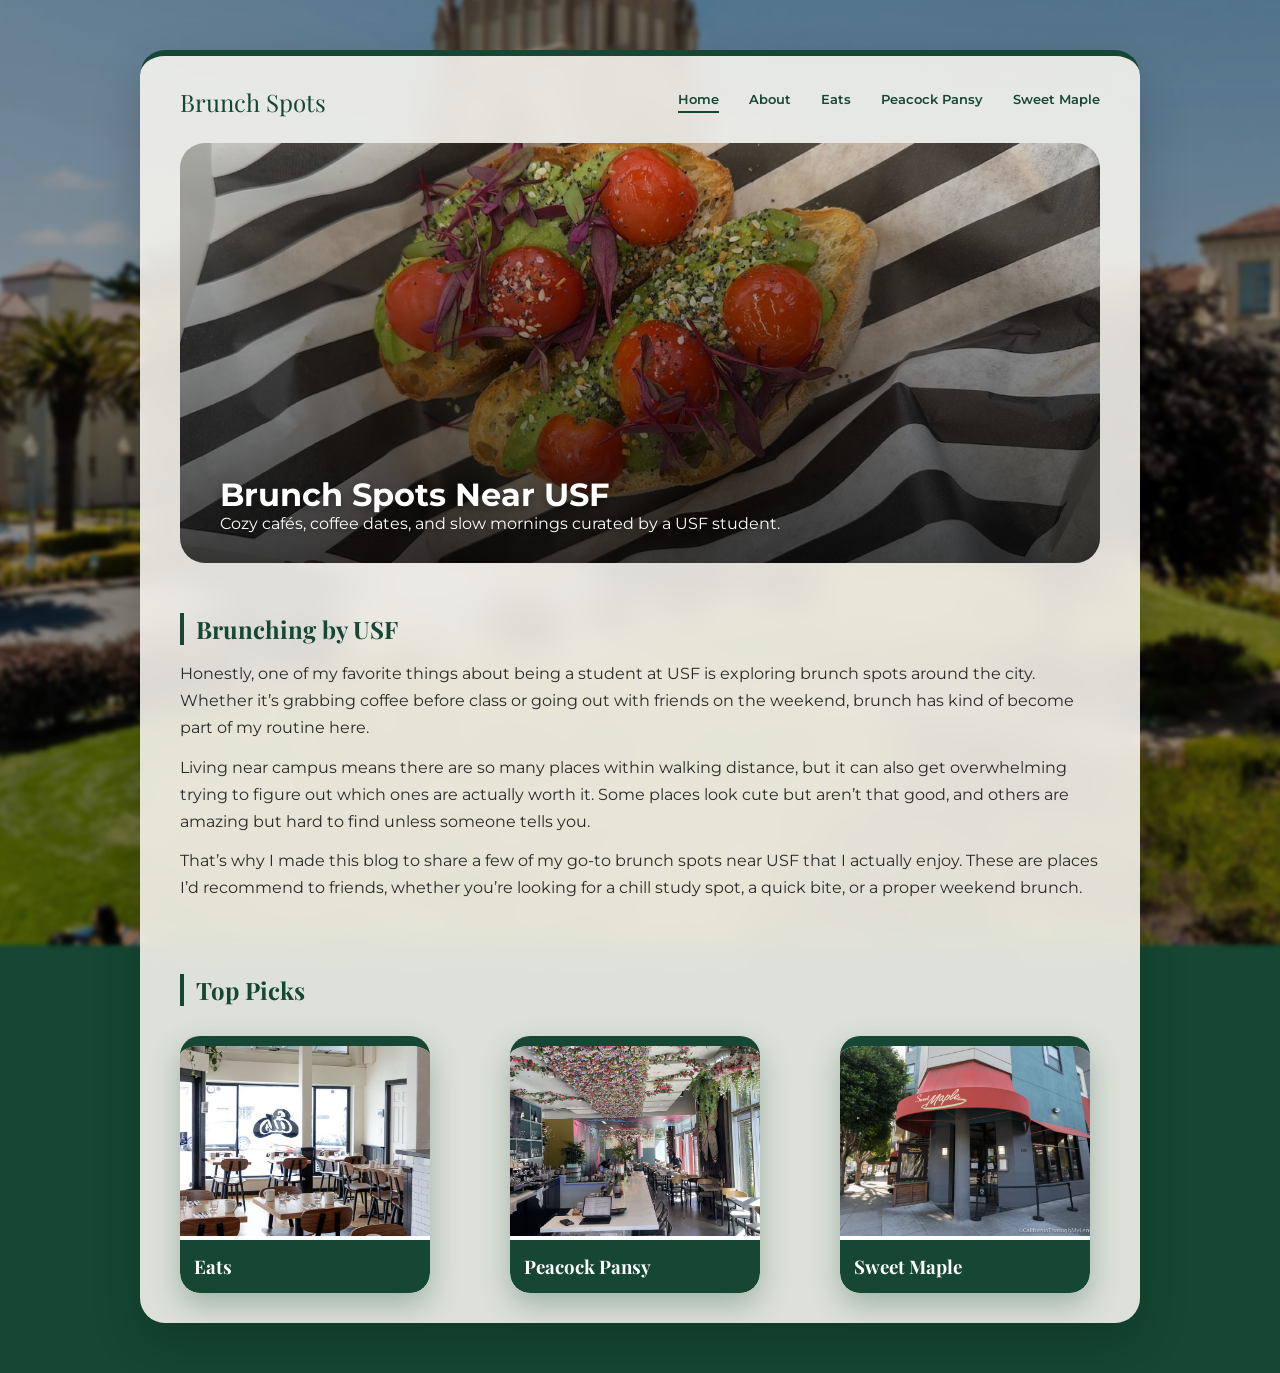
<file: index.html>
<!DOCTYPE html>
<html lang="en">

<head>
    <meta charset="UTF-8">
    <title>Brunch Spots</title>
    <link rel="stylesheet" href="css/index.css">
</head>

<body>

<div class="main-container">

    <!-- NAV -->
  
          <nav class="navbar">
    <div class="logo">Brunch Spots</div>
    <div class="nav-links">
        <a href="index.html" class="active">Home</a>
        <a href="About/about.html">About</a>
        <a href="review1/review1.html">Eats</a>
        <a href="review2/review2.html">Peacock Pansy</a>
        <a href="review3/review3.html">Sweet Maple</a>
    </div>
</nav>
       

   <div class="hero">
    <img src="images/hero.jpg" class="hero-img">

    <div class="hero-overlay"></div>

    <div class="hero-content">
        <h1>Brunch Spots Near USF</h1>
        <p>Cozy cafés, coffee dates, and slow mornings curated by a USF student.</p>
    </div>
</div>
    </section>

    <!-- ABOUT -->
    <section class="about-section">
        <div class="about-container">

           

            <div class="about-text">
                <h2>Brunching by USF</h2> 

                <p>
                    Honestly, one of my favorite things about being a student at USF is exploring brunch spots around the city. Whether it’s grabbing coffee before class or going out with friends on the weekend, brunch has kind of become part of my routine here.
                </p>

                <p>
                    Living near campus means there are so many places within walking distance, but it can also get overwhelming trying to figure out which ones are actually worth it. Some places look cute but aren’t that good, and others are amazing but hard to find unless someone tells you.
                </p>

                <p>
                   That’s why I made this blog to share a few of my go-to brunch spots near USF that I actually enjoy. These are places I’d recommend to friends, whether you’re looking for a chill study spot, a quick bite, or a proper weekend brunch.
</p>
                </p>
            </div>

        </div>
    </section>

    <!-- 🔥 TOP PICKS (CLICKABLE) -->
    <section class="top-picks-section">

        <h2>Top Picks</h2>

        <div class="cards-container">
            
            <!-- SWEET MAPLE -->
            <a href="review1/review1.html" class="card-link">
                <div class="card">
                    <img src="images/eats.jpg">
                    <h3>Eats </h3>
                </div>
            </a>

            <!-- EATS -->
            <a href="review2/review2.html" class="card-link">
                <div class="card">
                    <img src="images/peacock pansy.jpg">
                    <h3> Peacock Pansy </h3>
                </div>
            </a>

            <!-- EARLY TO RISE -->
            <a href="review3/review3.html" class="card-link">
                <div class="card">
                    <img src="images/sweetmaple.jpg">
                    <h3>Sweet Maple</h3>
                </div>
            </a>

        </div>

    </section>

   

</div>

</body>
</html>
</file>
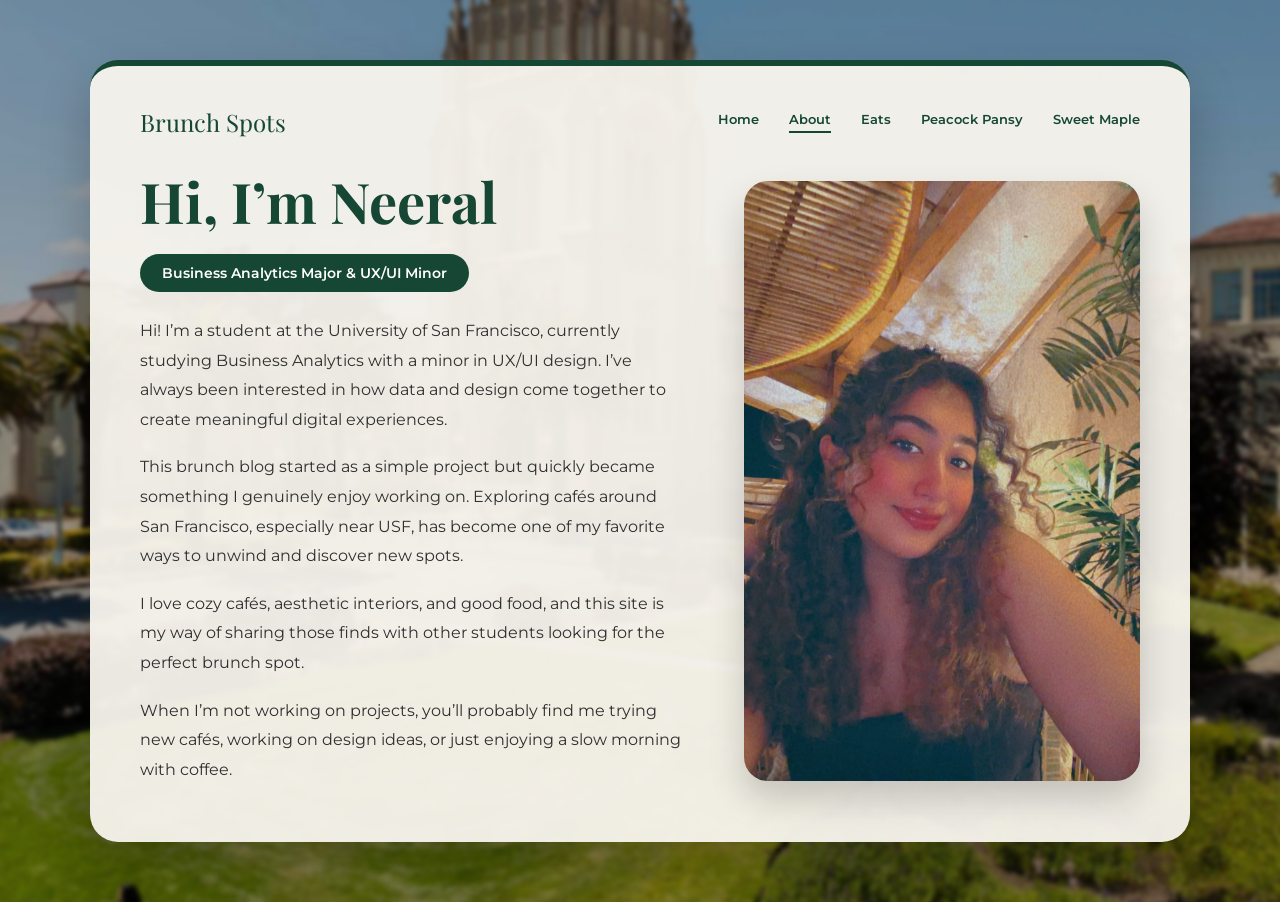
<file: About/about.html>
<!DOCTYPE html>
<html lang="en">
<head>
    <meta charset="UTF-8">
    <meta name="viewport" content="width=device-width, initial-scale=1.0">
    <title>About Me</title>
    <link rel="stylesheet" href="about.css">
    <link href="https://fonts.googleapis.com/css2?family=Playfair+Display:wght@500;600;700&family=Montserrat:wght@300;400;500;600&display=swap" rel="stylesheet">
</head>
<body>

    <div class="main-container">

        <!-- NAVBAR -->
       <nav class="navbar">
    <div class="logo">Brunch Spots</div>
    <div class="nav-links">
        <a href="../index.html">Home</a>
        <a href="about.html" class="active">About</a>
        <a href="../review1/review1.html">Eats</a>
        <a href="../review2/review2.html">Peacock Pansy</a>
        <a href="../review3/review3.html">Sweet Maple</a>
    </div>
</nav>

        <!-- ABOUT SECTION -->
        <section class="about-section">

            <!-- LEFT TEXT -->
            <div class="about-text">
                <h1>Hi, I’m Neeral</h1>

                <div class="tag">
                    Business Analytics Major & UX/UI Minor
                </div>

              

                <p>
                    Hi! I’m a student at the University of San Francisco, currently studying Business Analytics with a minor in UX/UI design. I’ve always been interested in how data and design come together to create meaningful digital experiences.
                </p>

                <p>
                    This brunch blog started as a simple project but quickly became something I genuinely enjoy working on. Exploring cafés around San Francisco, especially near USF, has become one of my favorite ways to unwind and discover new spots.
                </p>

                <p>
                    I love cozy cafés, aesthetic interiors, and good food, and this site is my way of sharing those finds with other students looking for the perfect brunch spot.
                </p>

                <p>
                    When I’m not working on projects, you’ll probably find me trying new cafés, working on design ideas, or just enjoying a slow morning with coffee.
                </p>
            </div>

            <!-- RIGHT IMAGE -->
            <div class="about-image">
                <img src="../images/about.JPG" alt="Photo of Neeral">
            </div>

        </section>

    </div>

</body>
</html>
</file>
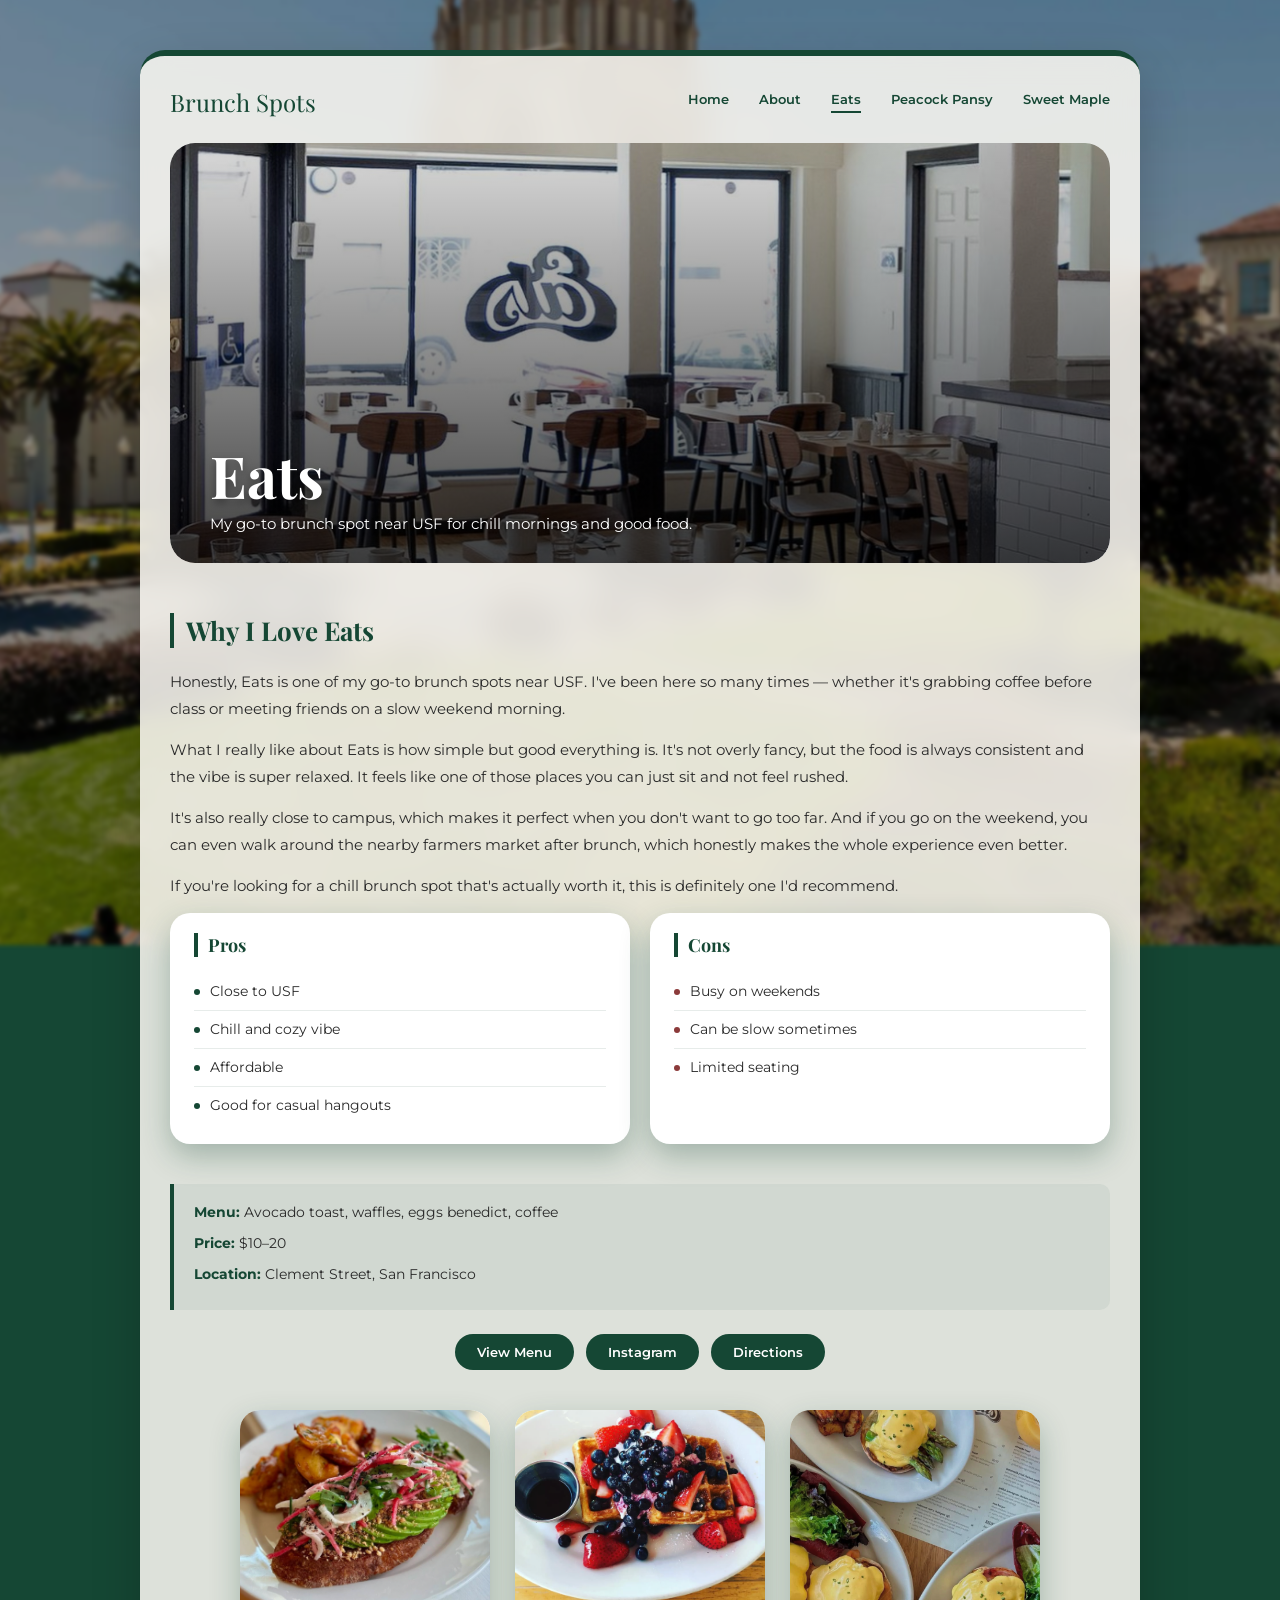
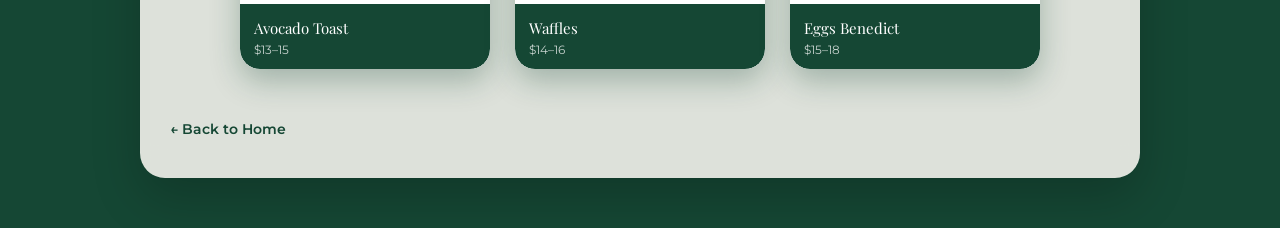
<file: review1/review1.html>
<!DOCTYPE html>
<html lang="en">
<head>
    <meta charset="UTF-8">
    <title>Eats</title>
    <link rel="stylesheet" href="review1.css">
</head>
<body>

<div class="main-container">

    <nav class="navbar">
        <div class="logo">Brunch Spots</div>
        <div class="nav-links">
            <a href="../index.html">Home</a>
            <a href="../About/about.html">About</a>
            <a href="review1.html" class="active">Eats</a>
            <a href="../review2/review2.html">Peacock Pansy</a>
            <a href="../review3/review3.html">Sweet Maple</a>
        </div>
    </nav>

    <div class="hero">
        <img src="../images/eats.jpg" class="hero-img">
        <div class="hero-overlay"></div>
        <div class="hero-content">
            <h1 style="font-size: 58px;">Eats</h1>
            <p>My go-to brunch spot near USF for chill mornings and good food.</p>
        </div>
    </div>

    <section class="review-content">
        <h2>Why I Love Eats</h2>
        <p>Honestly, Eats is one of my go-to brunch spots near USF. I've been here so many times — whether it's grabbing coffee before class or meeting friends on a slow weekend morning.</p>
        <p>What I really like about Eats is how simple but good everything is. It's not overly fancy, but the food is always consistent and the vibe is super relaxed. It feels like one of those places you can just sit and not feel rushed.</p>
        <p>It's also really close to campus, which makes it perfect when you don't want to go too far. And if you go on the weekend, you can even walk around the nearby farmers market after brunch, which honestly makes the whole experience even better.</p>
        <p>If you're looking for a chill brunch spot that's actually worth it, this is definitely one I'd recommend.</p>

        <div class="pros-cons">
            <div class="box pros">
                <h3>Pros</h3>
                <ul>
                    <li>Close to USF</li>
                    <li>Chill and cozy vibe</li>
                    <li>Affordable</li>
                    <li>Good for casual hangouts</li>
                </ul>
            </div>
            <div class="box cons">
                <h3>Cons</h3>
                <ul>
                    <li>Busy on weekends</li>
                    <li>Can be slow sometimes</li>
                    <li>Limited seating</li>
                </ul>
            </div>
        </div>

        <div class="details">
            <p><strong>Menu:</strong> Avocado toast, waffles, eggs benedict, coffee</p>
            <p><strong>Price:</strong> $10–20</p>
            <p><strong>Location:</strong> Clement Street, San Francisco</p>
        </div>

        <div class="action-buttons">
            <a href="https://www.eatsrestaurantsf.com/menu-3" target="_blank">View Menu</a>
            <a href="https://www.instagram.com/eatsrestaurantsf/" target="_blank">Instagram</a>
            <a href="https://www.bing.com/maps/directions?ty=0&v=2&sV=1&rtp=%7Epos.37.78329849243164_-122.45999908447266__Eats_&mode=d" target="_blank">Directions</a>
        </div>
    </section>

    <section class="menu">
        <div class="menu-card">
            <img src="../images/avocadotoast.png">
            <p>Avocado Toast</p>
            <span>$13–15</span>
        </div>
        <div class="menu-card">
            <img src="../images/waffles.png">
            <p>Waffles</p>
            <span>$14–16</span>
        </div>
        <div class="menu-card">
            <img src="../images/eggsbenedict.png">
            <p>Eggs Benedict</p>
            <span>$15–18</span>
        </div>
    </section>

    <a href="../index.html" class="back-btn">← Back to Home</a>

</div>

</body>
</html>
</file>
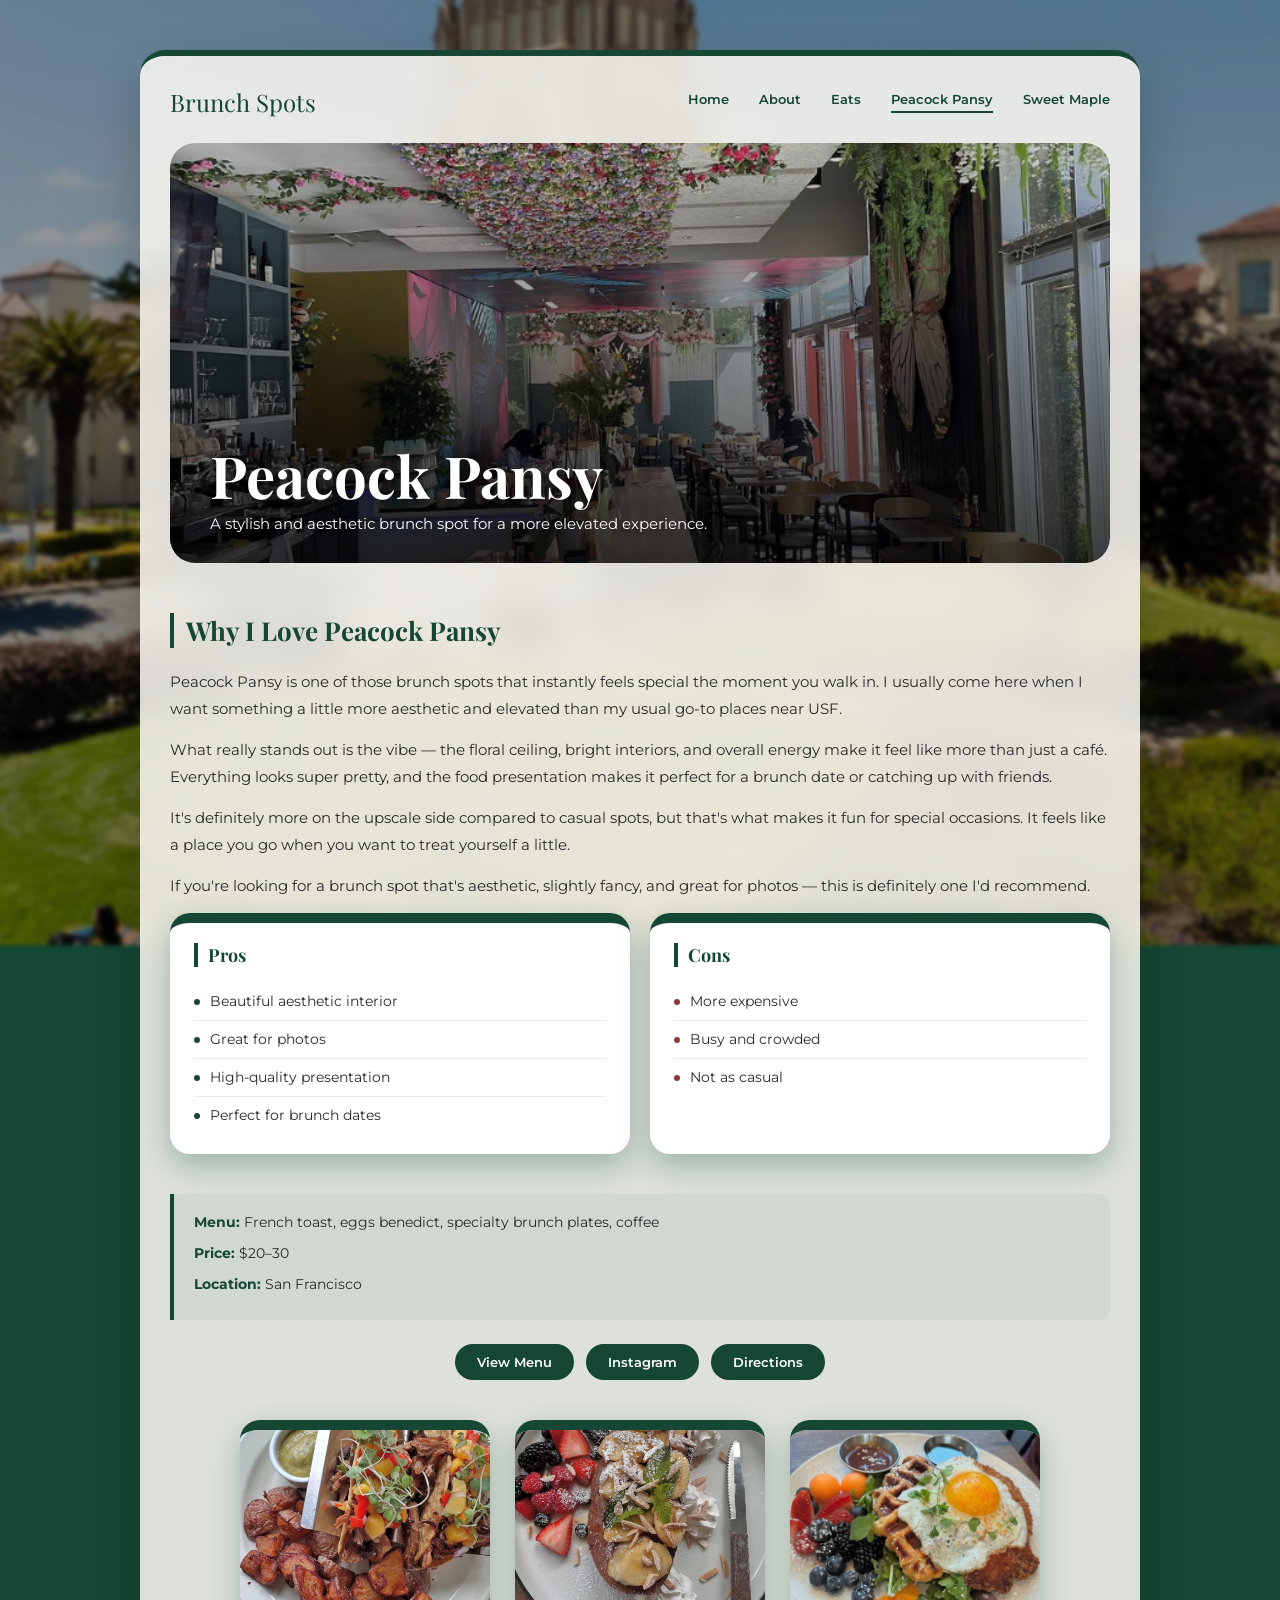
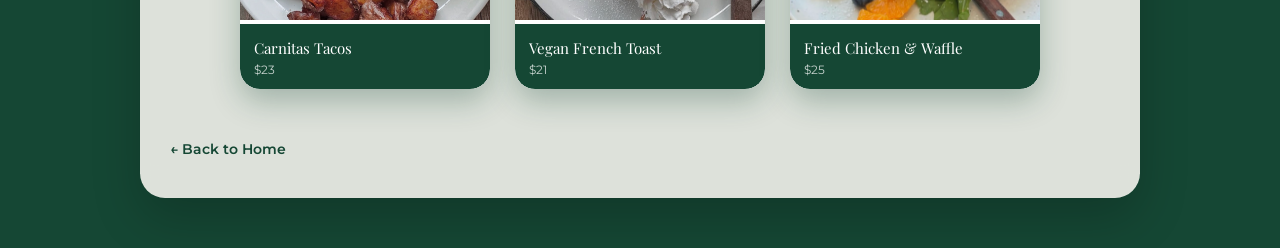
<file: review2/review2.html>
<!DOCTYPE html>
<html lang="en">
<head>
    <meta charset="UTF-8">
    <title>Peacock Pansy</title>
    <link rel="stylesheet" href="review2.css">
</head>
<body>

<div class="main-container">

    <nav class="navbar">
    <div class="logo">Brunch Spots</div>
    <div class="nav-links">
        <a href="../index.html">Home</a>
        <a href="../About/about.html">About</a>
        <a href="../review1/review1.html">Eats</a>
        <a href="../review2/review2.html" class="active">Peacock Pansy</a>
        <a href="../review3/review3.html">Sweet Maple</a>
    </div>
</nav>

    <div class="hero">
        <img src="../images/peacock pansy.jpg" class="hero-img">
        <div class="hero-overlay"></div>
        <div class="hero-content">
            <h1 style="font-size: 58px;">Peacock Pansy</h1>
            <p>A stylish and aesthetic brunch spot for a more elevated experience.</p>
        </div>
    </div>

    <section class="review-content">
        <h2>Why I Love Peacock Pansy</h2>
        <p>Peacock Pansy is one of those brunch spots that instantly feels special the moment you walk in. I usually come here when I want something a little more aesthetic and elevated than my usual go-to places near USF.</p>
        <p>What really stands out is the vibe — the floral ceiling, bright interiors, and overall energy make it feel like more than just a café. Everything looks super pretty, and the food presentation makes it perfect for a brunch date or catching up with friends.</p>
        <p>It's definitely more on the upscale side compared to casual spots, but that's what makes it fun for special occasions. It feels like a place you go when you want to treat yourself a little.</p>
        <p>If you're looking for a brunch spot that's aesthetic, slightly fancy, and great for photos — this is definitely one I'd recommend.</p>

        <div class="pros-cons">
            <div class="box pros">
                <h3>Pros</h3>
                <ul>
                    <li>Beautiful aesthetic interior</li>
                    <li>Great for photos</li>
                    <li>High-quality presentation</li>
                    <li>Perfect for brunch dates</li>
                </ul>
            </div>
            <div class="box cons">
                <h3>Cons</h3>
                <ul>
                    <li>More expensive</li>
                    <li>Busy and crowded</li>
                    <li>Not as casual</li>
                </ul>
            </div>
        </div>

        <div class="details">
            <p><strong>Menu:</strong> French toast, eggs benedict, specialty brunch plates, coffee</p>
            <p><strong>Price:</strong> $20–30</p>
            <p><strong>Location:</strong> San Francisco</p>
        </div>

        <div class="action-buttons">
            <a href="https://www.peacockpansy.com/menuphoto" target="_blank">View Menu</a>
            <a href="https://www.instagram.com/peacockpansy.sf/" target="_blank">Instagram</a>
            <a href="https://www.bing.com/maps/directions?ty=0&v=2&sV=1&rtp=%7Epos.37.77893829345703_-122.42314147949219__Peacock%2520Pansy_&mode=d" target="_blank">Directions</a>
        </div>
    </section>

    <section class="menu">
        <div class="menu-card">
            <img src="../images/tacos.jpg">
            <p>Carnitas Tacos</p>
            <span>$23</span>
        </div>
        <div class="menu-card">
            <img src="../images/veganfrenchtoast.jpg">
            <p>Vegan French Toast</p>
            <span>$21</span>
        </div>
        <div class="menu-card">
            <img src="../images/wafflesnchicken.jpg">
            <p>Fried Chicken & Waffle</p>
            <span>$25</span>
        </div>
    </section>

    <a href="../index.html" class="back-btn">← Back to Home</a>

</div>

</body>
</html>
</file>
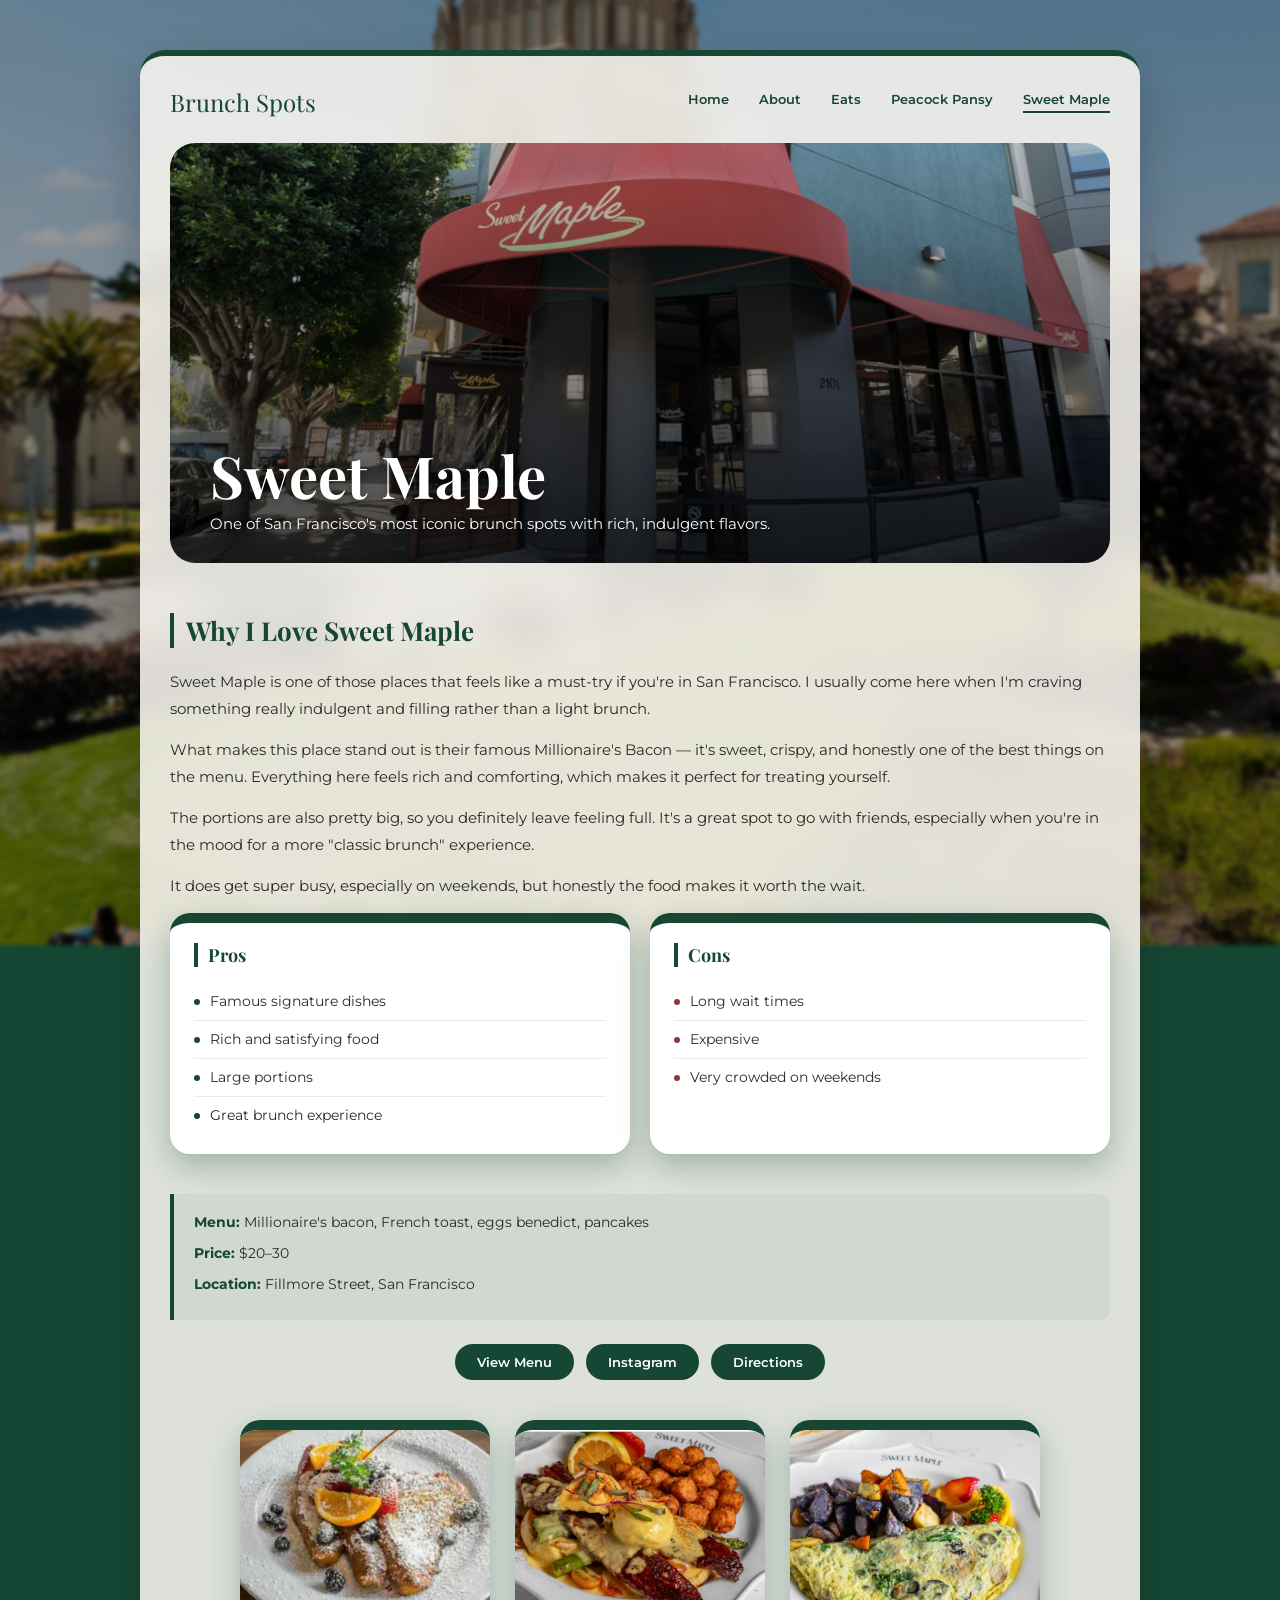
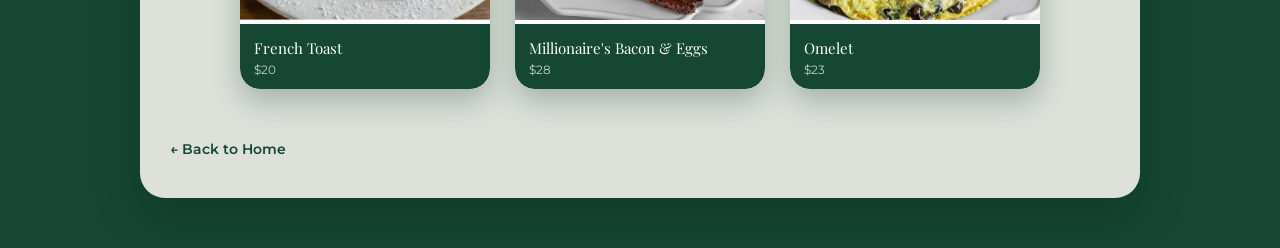
<file: review3/review3.html>
<!DOCTYPE html>
<html lang="en">
<head>
    <meta charset="UTF-8">
    <title>Sweet Maple</title>
    <link rel="stylesheet" href="review3.css">
</head>
<body>

<div class="main-container">

   <nav class="navbar">
    <div class="logo">Brunch Spots</div></a>
    <div class="nav-links">
        <a href="../index.html">Home</a>
        <a href="../About/about.html">About</a>
        <a href="../review1/review1.html">Eats</a>
        <a href="../review2/review2.html">Peacock Pansy</a>
        <a href="../review3/review3.html" class="active">Sweet Maple</a>
    </div>
</nav>

    <div class="hero">
        <img src="../images/sweetmaple.jpg" class="hero-img">
        <div class="hero-overlay"></div>
        <div class="hero-content">
            <h1 style="font-size: 58px;">Sweet Maple</h1>
            <p>One of San Francisco's most iconic brunch spots with rich, indulgent flavors.</p>
        </div>
    </div>

    <section class="review-content">
        <h2>Why I Love Sweet Maple</h2>
        <p>Sweet Maple is one of those places that feels like a must-try if you're in San Francisco. I usually come here when I'm craving something really indulgent and filling rather than a light brunch.</p>
        <p>What makes this place stand out is their famous Millionaire's Bacon — it's sweet, crispy, and honestly one of the best things on the menu. Everything here feels rich and comforting, which makes it perfect for treating yourself.</p>
        <p>The portions are also pretty big, so you definitely leave feeling full. It's a great spot to go with friends, especially when you're in the mood for a more "classic brunch" experience.</p>
        <p>It does get super busy, especially on weekends, but honestly the food makes it worth the wait.</p>

        <div class="pros-cons">
            <div class="box pros">
                <h3>Pros</h3>
                <ul>
                    <li>Famous signature dishes</li>
                    <li>Rich and satisfying food</li>
                    <li>Large portions</li>
                    <li>Great brunch experience</li>
                </ul>
            </div>
            <div class="box cons">
                <h3>Cons</h3>
                <ul>
                    <li>Long wait times</li>
                    <li>Expensive</li>
                    <li>Very crowded on weekends</li>
                </ul>
            </div>
        </div>

        <div class="details">
            <p><strong>Menu:</strong> Millionaire's bacon, French toast, eggs benedict, pancakes</p>
            <p><strong>Price:</strong> $20–30</p>
            <p><strong>Location:</strong> Fillmore Street, San Francisco</p>
        </div>

        <div class="action-buttons">
            <a href="https://www.sweetmaplesf.com/menu-san-francisco" target="_blank">View Menu</a>
            <a href="https://www.instagram.com/sweetmapleofficial/" target="_blank">Instagram</a>
            <a href="https://www.bing.com/maps/directions?ty=0&v=2&sV=1&rtp=%7Epos.37.78567123413086_-122.43508911132812__Sweet%2520Maple_&mode=d" target="_blank">Directions</a>
        </div>
    </section>

    <section class="menu">
        <div class="menu-card">
            <img src="../images/frenchtoast.jpg">
            <p>French Toast</p>
            <span>$20</span>
        </div>
        <div class="menu-card">
            <img src="../images/blackstone.jpg">
            <p>Millionaire's Bacon & Eggs</p>
            <span>$28</span>
        </div>
        <div class="menu-card">
            <img src="../images/omelet.jpg">
            <p>Omelet</p>
            <span>$23</span>
        </div>
    </section>

    <a href="../index.html" class="back-btn">← Back to Home</a>

</div>

</body>
</html>
</file>
<file: css/index.css>
@import url('https://fonts.googleapis.com/css2?family=Playfair+Display:wght@500;600;700&family=Montserrat:wght@300;400;500&display=swap');

:root {
    --green: #154734;
    --dark-green: #0d3020;
    --cream: #f5f1ea;
    --brown: #3a2b25;
}

/* RESET */
* {
    margin: 0;
    padding: 0;
    box-sizing: border-box;
}

/* BODY */
body {
    font-family: 'Montserrat', sans-serif;
    background: #154734;
}

/* BLURRED BACKGROUND */
body::before {
    content: "";
    position: fixed;
    inset: 0;
    background: url("../images/usf-bg.jpg");
    background-size: cover;
    background-position: center;
    filter: blur(2px) brightness(0.6);
    transform: scale(1.1);
    opacity: 1;
    z-index: -1;
}

/* MAIN CONTAINER */
.main-container {
    max-width: 1000px;
    margin: 50px auto;
    padding: 30px 40px;
    border-radius: 25px;
    background: rgba(250, 247, 242, 0.88);
    border-top: 6px solid #154734;
    backdrop-filter: blur(15px);
    box-shadow: 0 20px 50px rgba(0,0,0,0.2);
}

/* NAVBAR */
.navbar {
    display: flex;
    justify-content: space-between;
    align-items: center;
    margin-bottom: 25px;
}

.logo {
    font-family: 'Playfair Display', serif;
    font-size: 24px;
    color: #154734;
}

.nav-links {
    display: flex;
    gap: 30px;
}

.nav-links a {
    text-decoration: none;
    color: #154734;
    font-weight: 600;
    font-size: 13px;
    padding-bottom: 4px;
    border-bottom: 2px solid transparent;
    transition: border-color 0.2s;
}

.nav-links a:hover {
    border-bottom: 2px solid #154734;
}

.nav-links a.active {
    border-bottom: 2px solid #154734;
}

/* HERO */
.hero {
    position: relative;
    height: 420px;
    border-radius: 25px;
    overflow: hidden;
    margin-bottom: 50px;
}

.hero-img {
    width: 100%;
    height: 100%;
    object-fit: cover;
    object-position: center 60%;
}

/* OVERLAY */
.hero-overlay {
    position: absolute;
    inset: 0;
    background: linear-gradient(
        to top,
        rgba(0,0,0,0.75),
        rgba(0,0,0,0.15)
    );
    border-radius: 20px;
}

.hero-content {
    position: absolute;
    bottom: 30px;
    left: 40px;
}

.hero-content h1 {
    color: white;
    text-shadow: 0 4px 10px rgba(0,0,0,0.4);
}

.hero-content p {
    color: white;
    text-shadow: 0 2px 6px rgba(0,0,0,0.4);
}

/* ABOUT SECTION */
.about-section {
    margin-bottom: 60px;
    display: flex;
    justify-content: center;
}

.about-container {
   width: 100%;
}

.about-text h2 {
    font-family: 'Playfair Display', serif;
    color: #154734;
    margin-bottom: 15px;
    border-left: 4px solid #154734;
    padding-left: 12px;
}

.about-text p {
    color: #2a2a2a;
    line-height: 1.7;
    margin-bottom: 12px;
}

/* TOP PICKS */
.top-picks-section {
    margin-top: 40px;
    padding-left: 0;
}

.top-picks-section h2 {
    font-family: 'Playfair Display', serif;
    color: #154734;
    border-left: 4px solid #154734;
    padding-left: 12px;
    text-align: left;
    margin-bottom: 30px;
}

/* CARD CONTAINER */
.cards-container {
    display: flex;
    gap: 80px;
    justify-content: flex-start;
    padding-left: 0;
   
}

/* REMOVE LINK STYLE */
.card-link {
    text-decoration: none;
}

/* CARD */
.card {
    width: 250px;
    background: white;
    border-radius: 20px;
    overflow: hidden;
    box-shadow: 0 12px 30px rgba(21, 71, 52, 0.3);
    transition: all 0.3s ease;
     border-top: 10px solid #154734;
    
}

.card:hover {
    transform: translateY(-8px);
    box-shadow: 0 16px 35px rgba(21, 71, 52, 0.4);
}

/* CARD IMAGE */
.card img {
    width: 100%;
    height: 190px;
    object-fit: cover;
}

/* CARD TITLE */
.card h3 {
    font-family: 'Playfair Display', serif;
    background-color: #154734;
    color: white;
    padding: 14px;
    text-align: left;
    border-radius: 0 0 20px 20px;
}

/* FOOTER */
.footer {
    text-align: center;
    margin-top: 50px;
    font-size: 14px;
    color: var(--brown);
}
</file>
<file: About/about.css>
@import url('https://fonts.googleapis.com/css2?family=Playfair+Display:wght@500;600;700&family=Montserrat:wght@300;400;500;600&display=swap');

/* RESET */
* {
    margin: 0;
    padding: 0;
    box-sizing: border-box;
}

/* BODY */
body {
    font-family: 'Montserrat', sans-serif;
    background: #154734;
}

/* BACKGROUND IMAGE */
body::before {
    content: "";
    position: fixed;
    inset: 0;
    background: url("../images/usf-bg.jpg");
    background-size: cover;
    background-position: center;
    filter: blur(2px) brightness(0.65);
    transform: scale(1.05);
    z-index: -1;
}

/* MAIN CONTAINER */
.main-container {
    max-width: 1100px;
    margin: 60px auto;
    padding: 40px 50px;
    background: rgba(248, 245, 239, 0.95);
    border-radius: 28px;
    border-top: 6px solid #154734;
    box-shadow: 0 20px 50px rgba(0, 0, 0, 0.22);
}

/* NAVBAR */
.navbar {
    display: flex;
    justify-content: space-between;
    align-items: center;
    margin-bottom: 25px;
}

.logo {
    font-family: 'Playfair Display', serif;
    font-size: 24px;
    color: #154734;
}

.nav-links {
    display: flex;
    gap: 30px;
}

.nav-links a {
    text-decoration: none;
    color: #154734;
    font-weight: 600;
    font-size: 13px;
    padding-bottom: 4px;
    border-bottom: 2px solid transparent;
    transition: border-color 0.2s;
}

.nav-links a:hover {
    border-bottom: 2px solid #154734;
}

.nav-links a.active {
    border-bottom: 2px solid #154734;
}


/* ========================= */
/* ABOUT SECTION */
/* ========================= */

.about-section {
    display: flex;
    align-items: center;
    justify-content: space-between;
    gap: 60px;
}

/* LEFT TEXT */
.about-text {
    width: 55%;
}

.about-text h1 {
    font-family: 'Playfair Display', serif;
    font-size: 56px;
    color: #154734;
    margin-bottom: 16px;
}

.tag {
    display: inline-block;
    background: #154734;
    color: white;
    padding: 10px 22px;
    border-radius: 999px;
    font-size: 14px;
    font-weight: 600;
    margin-bottom: 24px;
}

.about-text p {
    font-size: 16px;
    line-height: 1.85;
    color: #2f2f2f;
    margin-bottom: 18px;
}

/* RIGHT IMAGE */
.about-image {
    width: 40%;
}

.about-image img {
    width: 100%;
    height: 600px;
    object-fit: cover;
    border-radius: 24px;
    box-shadow: 0 18px 35px rgba(0, 0, 0, 0.18);
}

/* MOBILE FIX */
@media (max-width: 900px) {
    .about-section {
        flex-direction: column;
    }

    .about-text,
    .about-image {
        width: 100%;
    }

    .about-image img {
        height: 400px;
    }
}
</file>
<file: review1/review1.css>
@import url('https://fonts.googleapis.com/css2?family=Playfair+Display:wght@500;600;700&family=Montserrat:wght@300;400;500&display=swap');

* {
    margin: 0;
    padding: 0;
    box-sizing: border-box;
}

body {
    font-family: 'Montserrat', sans-serif;
    background: #154734;
}

body::before {
    content: "";
    position: fixed;
    inset: 0;
    background: url("../images/usf-bg.jpg");
    background-size: cover;
    background-position: center;
    filter: blur(2px) brightness(0.6);
    transform: scale(1.1);
    opacity: 1;
    z-index: -1;
}

.main-container {
    max-width: 1000px;
    margin: 50px auto;
    padding: 30px;
    border-radius: 25px;
    background: rgba(250, 247, 242, 0.88);
    border-top: 6px solid #154734;
    backdrop-filter: blur(15px);
    box-shadow: 0 20px 50px rgba(0,0,0,0.2);
}

/* NAVBAR */
.navbar {
    display: flex;
    justify-content: space-between;
    align-items: center;
    margin-bottom: 25px;
}

.logo {
    font-family: 'Playfair Display', serif;
    font-size: 24px;
    color: #154734;
}

.nav-links {
    display: flex;
    gap: 30px;
}

.nav-links a {
    text-decoration: none;
    color: #154734;
    font-weight: 600;
    font-size: 13px;
    padding-bottom: 4px;
    border-bottom: 2px solid transparent;
    transition: border-color 0.2s;
}

.nav-links a:hover {
    border-bottom: 2px solid #154734;
}

.nav-links a.active {
    border-bottom: 2px solid #154734;
}

.hero {
    position: relative;
    height: 420px;
    border-radius: 25px;
    overflow: hidden;
    margin-bottom: 50px;
}

.hero-img {
    width: 100%;
    height: 100%;
    object-fit: cover;
    object-position: center;
}

.hero-overlay {
    position: absolute;
    inset: 0;
    background: linear-gradient(to top, rgba(0,0,0,0.75), rgba(0,0,0,0.15));
    border-radius: 25px;
}

.hero-content {
    position: absolute;
    bottom: 30px;
    left: 40px;
}

.hero-content h1 {
    font-family: 'Playfair Display', serif;
    font-size: 58px;
    color: white;
    text-shadow: 0 4px 10px rgba(0,0,0,0.4);
}

.hero-content p {
    color: white;
    text-shadow: 0 2px 6px rgba(0,0,0,0.4);
    font-size: 15px;
}

.review-content {
    width: 100%;
    margin-bottom: 40px;
}

.review-content h2 {
    font-family: 'Playfair Display', serif;
    color: #154734;
    font-size: 26px;
    border-left: 4px solid #154734;
    padding-left: 12px;
    margin-bottom: 20px;
}

.review-content p {
    color: #2a2a2a;
    line-height: 1.8;
    margin-bottom: 14px;
    font-size: 15px;
}

.details {
    background: rgba(21, 71, 52, 0.06);
    border-left: 4px solid #154734;
    padding: 16px 20px;
    border-radius: 0 10px 10px 0;
    margin: 24px 0;
}

.details p {
    margin-bottom: 6px !important;
    font-size: 14px !important;
    color: #2a2a2a;
}

.details strong {
    color: #154734;
}

.action-buttons {
    display: flex;
    gap: 12px;
    margin: 24px 0;
    flex-wrap: wrap;
    justify-content: center;
}

.action-buttons a {
    text-decoration: none;
    background: #154734;
    color: white;
    padding: 10px 22px;
    border-radius: 50px;
    font-size: 13px;
    font-weight: 600;
    transition: background 0.2s;
}

.action-buttons a:hover {
    background: #0d3020;
}

.menu {
    display: flex;
    gap: 25px;
    justify-content: center;
    margin-bottom: 50px;
    flex-wrap: wrap;
}

.menu-card {
    width: 250px;
    background: white;
    border-radius: 20px;
    overflow: hidden;
    box-shadow: 0 12px 30px rgba(21, 71, 52, 0.3);
    transition: all 0.3s ease;
}

.menu-card:hover {
    transform: translateY(-8px);
    box-shadow: 0 16px 35px rgba(21, 71, 52, 0.4);
}

.menu-card img {
    width: 100%;
    height: 190px;
    object-fit: cover;
}

.menu-card p {
    font-family: 'Playfair Display', serif;
    background-color: #154734;
    color: white;
    padding: 14px 14px 4px;
    text-align: left;
    margin: 0;
    font-size: 15px;
}

.menu-card span {
    display: block;
    color: rgba(255,255,255,0.75);
    font-size: 12px;
    padding: 0 14px 12px;
    background-color: #154734;
    text-align: left;
    border-radius: 0 0 20px 20px;
}

.pros-cons {
    display: flex;
    gap: 20px;
    margin-bottom: 40px;
}

.box {
    flex: 1;
    padding: 20px 24px;
    border-radius: 20px;
    background: white;
    box-shadow: 0 12px 30px rgba(21, 71, 52, 0.3);
}

.box h3 {
    font-family: 'Playfair Display', serif;
    font-size: 18px;
    margin-bottom: 16px;
    border-left: 4px solid #154734;
    padding-left: 10px;
    color: #154734;
}

.box ul {
    list-style: none;
    padding: 0;
}

.box ul li {
    color: #2a2a2a;
    font-size: 14px;
    padding: 8px 0 8px 16px;
    border-bottom: 0.5px solid rgba(21,71,52,0.1);
    line-height: 1.5;
    position: relative;
}

.box ul li:last-child {
    border-bottom: none;
}

.box.pros ul li::before {
    content: "";
    position: absolute;
    left: 0;
    top: 50%;
    transform: translateY(-50%);
    width: 6px;
    height: 6px;
    border-radius: 50%;
    background: #154734;
}

.box.cons ul li::before {
    content: "";
    position: absolute;
    left: 0;
    top: 50%;
    transform: translateY(-50%);
    width: 6px;
    height: 6px;
    border-radius: 50%;
    background: #8b3a3a;
}

.back-btn {
    display: inline-block;
    color: #154734;
    text-decoration: none;
    font-weight: 600;
    font-size: 14px;
    margin-bottom: 10px;
}

.back-btn:hover {
    text-decoration: underline;
}

footer {
    display: none;
}
</file>
<file: review2/review2.css>
@import url('https://fonts.googleapis.com/css2?family=Playfair+Display:wght@500;600;700&family=Montserrat:wght@300;400;500&display=swap');

* {
    margin: 0;
    padding: 0;
    box-sizing: border-box;
}

body {
    font-family: 'Montserrat', sans-serif;
    background: #154734;
}

body::before {
    content: "";
    position: fixed;
    inset: 0;
    background: url("../images/usf-bg.jpg");
    background-size: cover;
    background-position: center;
    filter: blur(2px) brightness(0.6);
    transform: scale(1.1);
    opacity: 1;
    z-index: -1;
}

.main-container {
    max-width: 1000px;
    margin: 50px auto;
    padding: 30px;
    border-radius: 25px;
    background: rgba(250, 247, 242, 0.88);
    border-top: 6px solid #154734;
    backdrop-filter: blur(15px);
    box-shadow: 0 20px 50px rgba(0,0,0,0.2);
}
/* NAVBAR */
.navbar {
    display: flex;
    justify-content: space-between;
    align-items: center;
    margin-bottom: 25px;
}

.logo {
    font-family: 'Playfair Display', serif;
    font-size: 24px;
    color: #154734;
}

.nav-links {
    display: flex;
    gap: 30px;
}

.nav-links a {
    text-decoration: none;
    color: #154734;
    font-weight: 600;
    font-size: 13px;
    padding-bottom: 4px;
    border-bottom: 2px solid transparent;
    transition: border-color 0.2s;
}

.nav-links a:hover {
    border-bottom: 2px solid #154734;
}

.nav-links a.active {
    border-bottom: 2px solid #154734;
}



.hero {
    position: relative;
    height: 420px;
    border-radius: 25px;
    overflow: hidden;
    margin-bottom: 50px;
}

.hero-img {
    width: 100%;
    height: 100%;
    object-fit: cover;
    object-position: center;
}

.hero-overlay {
    position: absolute;
    inset: 0;
    background: linear-gradient(to top, rgba(0,0,0,0.75), rgba(0,0,0,0.15));
    border-radius: 25px;
}

.hero-content {
    position: absolute;
    bottom: 30px;
    left: 40px;
}

.hero-content h1 {
    font-family: 'Playfair Display', serif;
    font-size: 42px;
    color: white;
    text-shadow: 0 4px 10px rgba(0,0,0,0.4);
}

.hero-content p {
    color: white;
    text-shadow: 0 2px 6px rgba(0,0,0,0.4);
    font-size: 15px;
}

.review-content {
    width: 100%;
    margin-bottom: 40px;
}

.review-content h2 {
    font-family: 'Playfair Display', serif;
    color: #154734;
    font-size: 26px;
    border-left: 4px solid #154734;
    padding-left: 12px;
    margin-bottom: 20px;
}

.review-content p {
    color: #2a2a2a;
    line-height: 1.8;
    margin-bottom: 14px;
    font-size: 15px;
}

.details {
    background: rgba(21, 71, 52, 0.06);
    border-left: 4px solid #154734;
    padding: 16px 20px;
    border-radius: 0 10px 10px 0;
    margin: 24px 0;
}

.details p {
    margin-bottom: 6px !important;
    font-size: 14px !important;
    color: #2a2a2a;
}

.details strong {
    color: #154734;
}

.action-buttons {
    display: flex;
    gap: 12px;
    margin: 24px 0;
    flex-wrap: wrap;
    justify-content: center;
}

.action-buttons a {
    text-decoration: none;
    background: #154734;
    color: white;
    padding: 10px 22px;
    border-radius: 50px;
    font-size: 13px;
    font-weight: 600;
    transition: background 0.2s;
}

.action-buttons a:hover {
    background: #0d3020;
}

.menu {
    display: flex;
    gap: 25px;
    justify-content: center;
    margin-bottom: 50px;
    flex-wrap: wrap;
}

.menu-card {
    width: 250px;
    background: white;
    border-radius: 20px;
    overflow: hidden;
    border-top: 10px solid #154734;
    box-shadow: 0 12px 30px rgba(21, 71, 52, 0.3);
    transition: all 0.3s ease;
}

.menu-card span {
    display: block;
    color: rgba(255,255,255,0.75);
    font-size: 12px;
    padding: 0 14px 12px;
    background-color: #154734;
    text-align: left;
    border-radius: 0 0 20px 20px;
}

.menu-card p {
    font-family: 'Playfair Display', serif;
    background-color: #154734;
    color: white;
    padding: 14px 14px 4px;
    text-align: left;
    margin: 0;
    font-size: 15px;
    border-radius: 0;
}

.menu-card img {
    width: 100%;
    height: 190px;
    object-fit: cover;
}



.pros-cons {
    display: flex;
    gap: 20px;
    margin-bottom: 40px;
}

.box {
    flex: 1;
    padding: 20px 24px;
    border-radius: 20px;
    background: white;
    border-top: 10px solid #154734;
    box-shadow: 0 12px 30px rgba(21, 71, 52, 0.3);
}

.box h3 {
    font-family: 'Playfair Display', serif;
    font-size: 18px;
    margin-bottom: 16px;
    border-left: 4px solid #154734;
    padding-left: 10px;
    color: #154734;
}

.box ul {
    list-style: none;
    padding: 0;
}

.box ul li {
    color: #2a2a2a;
    font-size: 14px;
    padding: 8px 0 8px 16px;
    border-bottom: 0.5px solid rgba(21,71,52,0.1);
    line-height: 1.5;
    position: relative;
}

.box ul li:last-child {
    border-bottom: none;
}

.box.pros ul li::before {
    content: "";
    position: absolute;
    left: 0;
    top: 50%;
    transform: translateY(-50%);
    width: 6px;
    height: 6px;
    border-radius: 50%;
    background: #154734;
}

.box.cons ul li::before {
    content: "";
    position: absolute;
    left: 0;
    top: 50%;
    transform: translateY(-50%);
    width: 6px;
    height: 6px;
    border-radius: 50%;
    background: #8b3a3a;
}

.back-btn {
    display: inline-block;
    color: #154734;
    text-decoration: none;
    font-weight: 600;
    font-size: 14px;
    margin-bottom: 10px;
}

.back-btn:hover {
    text-decoration: underline;
}

footer {
    display: none;
}
</file>
<file: review3/review3.css>
@import url('https://fonts.googleapis.com/css2?family=Playfair+Display:wght@500;600;700&family=Montserrat:wght@300;400;500&display=swap');

* {
    margin: 0;
    padding: 0;
    box-sizing: border-box;
}

body {
    font-family: 'Montserrat', sans-serif;
    background: #154734;
}

body::before {
    content: "";
    position: fixed;
    inset: 0;
    background: url("../images/usf-bg.jpg");
    background-size: cover;
    background-position: center;
    filter: blur(2px) brightness(0.6);
    transform: scale(1.1);
    opacity: 1;
    z-index: -1;
}

.main-container {
    max-width: 1000px;
    margin: 50px auto;
    padding: 30px;
    border-radius: 25px;
    background: rgba(250, 247, 242, 0.88);
    border-top: 6px solid #154734;
    backdrop-filter: blur(15px);
    box-shadow: 0 20px 50px rgba(0,0,0,0.2);
}

/* NAVBAR */
.navbar {
    display: flex;
    justify-content: space-between;
    align-items: center;
    margin-bottom: 25px;
}

.logo {
    font-family: 'Playfair Display', serif;
    font-size: 24px;
    color: #154734;
}

.nav-links {
    display: flex;
    gap: 30px;
}

.nav-links a {
    text-decoration: none;
    color: #154734;
    font-weight: 600;
    font-size: 13px;
    padding-bottom: 4px;
    border-bottom: 2px solid transparent;
    transition: border-color 0.2s;
}

.nav-links a:hover {
    border-bottom: 2px solid #154734;
}

.nav-links a.active {
    border-bottom: 2px solid #154734;
}

.hero {
    position: relative;
    height: 420px;
    border-radius: 25px;
    overflow: hidden;
    margin-bottom: 50px;
}

.hero-img {
    width: 100%;
    height: 100%;
    object-fit: cover;
    object-position: center;
}

.hero-overlay {
    position: absolute;
    inset: 0;
    background: linear-gradient(to top, rgba(0,0,0,0.75), rgba(0,0,0,0.15));
    border-radius: 25px;
}

.hero-content {
    position: absolute;
    bottom: 30px;
    left: 40px;
}

.hero-content h1 {
    font-family: 'Playfair Display', serif;
    font-size: 42px;
    color: white;
    text-shadow: 0 4px 10px rgba(0,0,0,0.4);
}

.hero-content p {
    color: white;
    text-shadow: 0 2px 6px rgba(0,0,0,0.4);
    font-size: 15px;
}

.review-content {
    width: 100%;
    margin-bottom: 40px;
}

.review-content h2 {
    font-family: 'Playfair Display', serif;
    color: #154734;
    font-size: 26px;
    border-left: 4px solid #154734;
    padding-left: 12px;
    margin-bottom: 20px;
}

.review-content p {
    color: #2a2a2a;
    line-height: 1.8;
    margin-bottom: 14px;
    font-size: 15px;
}

.details {
    background: rgba(21, 71, 52, 0.06);
    border-left: 4px solid #154734;
    padding: 16px 20px;
    border-radius: 0 10px 10px 0;
    margin: 24px 0;
}

.details p {
    margin-bottom: 6px !important;
    font-size: 14px !important;
    color: #2a2a2a;
}

.details strong {
    color: #154734;
}

.action-buttons {
    display: flex;
    gap: 12px;
    margin: 24px 0;
    flex-wrap: wrap;
    justify-content: center;
}

.action-buttons a {
    text-decoration: none;
    background: #154734;
    color: white;
    padding: 10px 22px;
    border-radius: 50px;
    font-size: 13px;
    font-weight: 600;
    transition: background 0.2s;
}

.action-buttons a:hover {
    background: #0d3020;
}

.menu {
    display: flex;
    gap: 25px;
    justify-content: center;
    margin-bottom: 50px;
    flex-wrap: wrap;
}

.menu-card {
    width: 250px;
    background: white;
    border-radius: 20px;
    overflow: hidden;
    border-top: 10px solid #154734;
    box-shadow: 0 12px 30px rgba(21, 71, 52, 0.3);
    transition: all 0.3s ease;
}

.menu-card span {
    display: block;
    color: rgba(255,255,255,0.75);
    font-size: 12px;
    padding: 0 14px 12px;
    background-color: #154734;
    text-align: left;
    border-radius: 0 0 20px 20px;
}

.menu-card p {
    font-family: 'Playfair Display', serif;
    background-color: #154734;
    color: white;
    padding: 14px 14px 4px;
    text-align: left;
    margin: 0;
    font-size: 15px;
    border-radius: 0;
}

.menu-card img {
    width: 100%;
    height: 190px;
    object-fit: cover;
}



.pros-cons {
    display: flex;
    gap: 20px;
    margin-bottom: 40px;
}

.box {
    flex: 1;
    padding: 20px 24px;
    border-radius: 20px;
    background: white;
    border-top: 10px solid #154734;
    box-shadow: 0 12px 30px rgba(21, 71, 52, 0.3);
}

.box h3 {
    font-family: 'Playfair Display', serif;
    font-size: 18px;
    margin-bottom: 16px;
    border-left: 4px solid #154734;
    padding-left: 10px;
    color: #154734;
}

.box ul {
    list-style: none;
    padding: 0;
}

.box ul li {
    color: #2a2a2a;
    font-size: 14px;
    padding: 8px 0 8px 16px;
    border-bottom: 0.5px solid rgba(21,71,52,0.1);
    line-height: 1.5;
    position: relative;
}

.box ul li:last-child {
    border-bottom: none;
}

.box.pros ul li::before {
    content: "";
    position: absolute;
    left: 0;
    top: 50%;
    transform: translateY(-50%);
    width: 6px;
    height: 6px;
    border-radius: 50%;
    background: #154734;
}

.box.cons ul li::before {
    content: "";
    position: absolute;
    left: 0;
    top: 50%;
    transform: translateY(-50%);
    width: 6px;
    height: 6px;
    border-radius: 50%;
    background: #8b3a3a;
}

.back-btn {
    display: inline-block;
    color: #154734;
    text-decoration: none;
    font-weight: 600;
    font-size: 14px;
    margin-bottom: 10px;
}

.back-btn:hover {
    text-decoration: underline;
}

footer {
    display: none;
}
</file>
